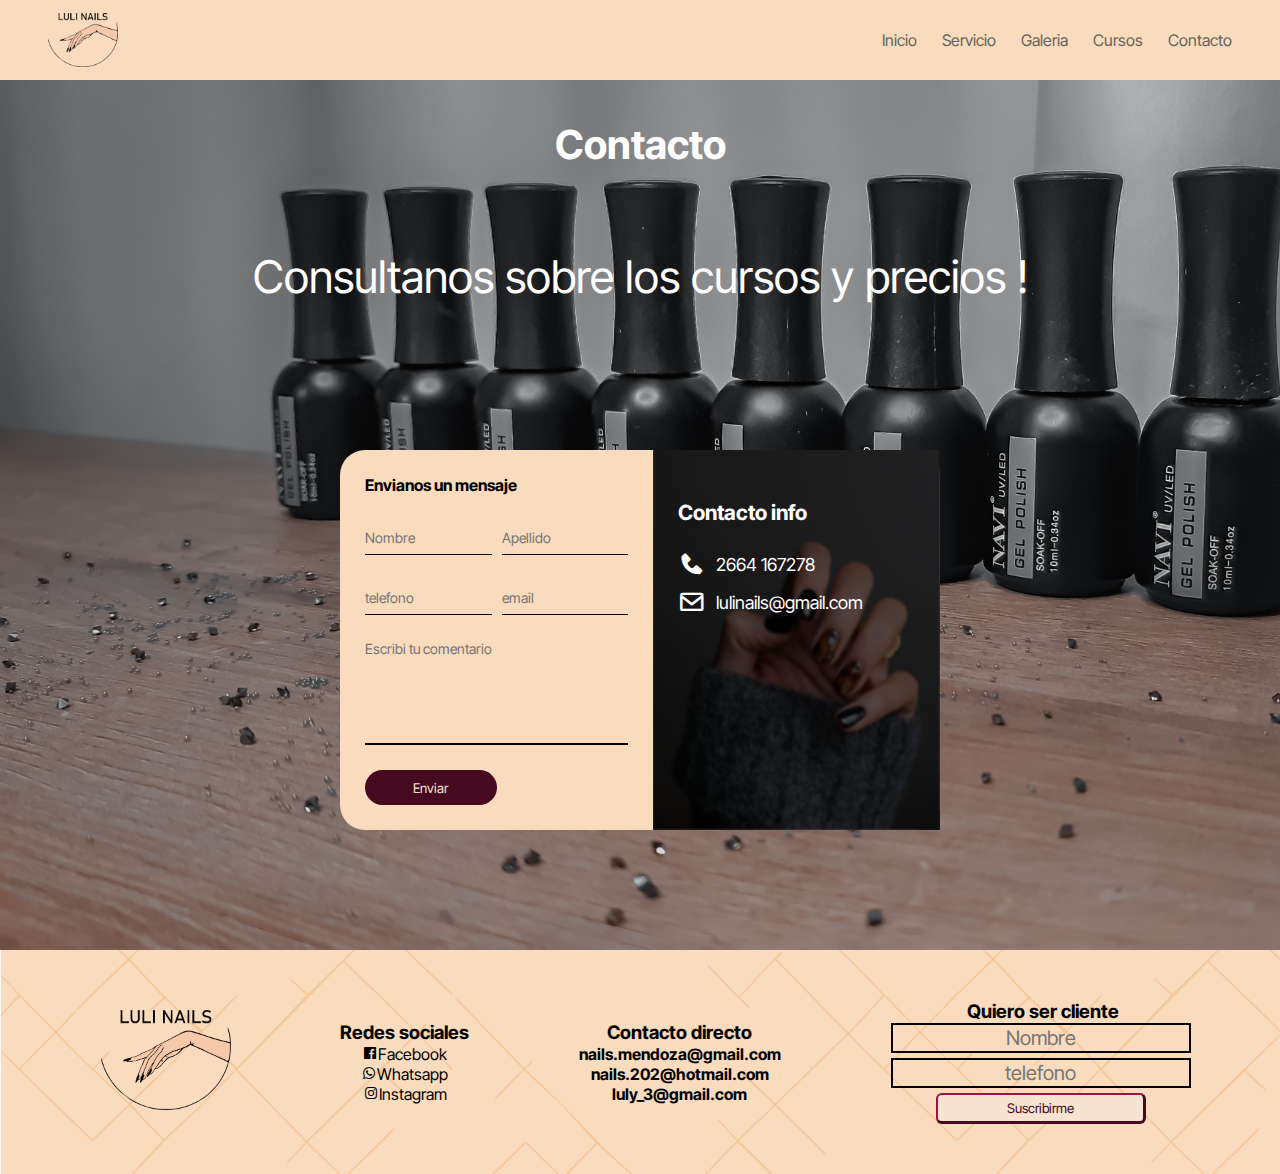
<file: pages/contacto.html>
<!DOCTYPE html>
<html lang="en">

<head>
  <meta charset="UTF-8" />
  <meta http-equiv="X-UA-Compatible" content="IE=edge" />
  <meta name="viewport" content="width=device-width, initial-scale=1.0" />
  <link href="https://unpkg.com/boxicons@2.1.4/css/boxicons.min.css" rel="stylesheet" />
  <meta name="description"
    content="contactanos por asesoria, compras por mayor o menos. consultas y/o obtener un turno">
  <meta name="keywords" content="nails, uñas, estetica femenina, manicura rusa, capping, soft gel, manos, mujer,
  belleza, semipermanente,">
  <link rel="stylesheet" href="../css/styles.css" />
  <title>Contacto</title>
</head>

<body>
  <header class="header">
    <div class="container">
      <h1 class="logo">
        <img src="../image/logo.png" alt="nails" />
      </h1>
      <label for="btn-menu"><i class="bx bx-menu"></i></label>
      <input type="checkbox" id="btn-menu" />

      <nav class="nav">
        <ul class="nav_list">
          <li class="nav_link"><a href="../index.html">Inicio</a></li>
          <li class="nav_link"><a href="./servicios.html">Servicio</a></li>
          <li class="nav_link"><a href="./galeria.html">Galeria</a></li>
          <li class="nav_link"><a href="./cursos.html">Cursos</a></li>
          <li class="nav_link"><a href="./contacto.html">Contacto</a></li>
        </ul>
      </nav>
    </div>
  </header>
  <!-- FIN DEL HEADER -->

  <div class="hero__contacto">
    <div class="container">
      <h2>Contacto</h2>
      <p>Consultanos sobre los cursos y precios !</p>
    </div>
  </div>
  <section class="contacto">
    <div class="container">
      <div class="form__container">
        <form action="" class="form__contacto">
          <h4>Envianos un mensaje</h4>
          <div class="nombre">
            <input type="text" placeholder="Nombre" />
            <input type="text" placeholder="Apellido" />
          </div>

          <div class="datos">
            <input type="text" placeholder="telefono" />
            <input type="text" placeholder="email" />
          </div>
          <textarea name="textarea" id="" placeholder="Escribi tu comentario"></textarea>
          <button type="submit">Enviar</button>
        </form>
        <div class="contacto__info">
          <img src="../image/mano.jpg" alt="" class="fondo__contactoinfo" />
          <div class="info__texto">
            <h4>Contacto info</h4>
            <ul>
              <li><i class="bx bxs-phone"></i>2664 167278</li>
              <li><i class="bx bx-envelope"></i>lulinails@gmail.com</li>

            </ul>
          </div>
        </div>
      </div>
    </div>
    </div>
  </section>

  <!-- FOOTER -->

  <footer class="footer">
    <div class="container">
      <div class="footer__logo">
        <img src="../image/logo.png" alt="logo-nails" />
      </div>
      <div class="footer__redes">
        <h3>Redes sociales</h3>
        <ul>
          <li>
            <a href="https://www.facebook.com/magicnails.mza" target="_blank" class="redes-item"><i
                class="bx bxl-facebook-square"></i>Facebook</a>
          </li>
          <li>
            <a href="https://walink.co/de93aa" target="_blank" class="redes-item"><i
                class="bx bxl-whatsapp"></i>Whatsapp</a>
          </li>
          <li>
            <a href="https://www.instagram.com/luli.nails___/" target="_blank" class="redes-item"><i
                class="bx bxl-instagram"></i>Instagram</a>
          </li>
        </ul>
      </div>
      <div class="footer__contacto">
        <h3>Contacto directo</h3>
        <h4>nails.mendoza@gmail.com</h4>
        <h4>nails.202@hotmail.com</h4>
        <h4>luly_3@gmail.com</h4>
      </div>
      <div class="footer__registro">
        <h3>Quiero ser cliente</h3>
        <div class="footer_form">
          <input type="text" placeholder="Nombre">
          <input type="text" placeholder="telefono" />
          <button type="submit">Suscribirme</button>
        </div>
      </div>
    </div>
  </footer>
</body>

</html>
</file>
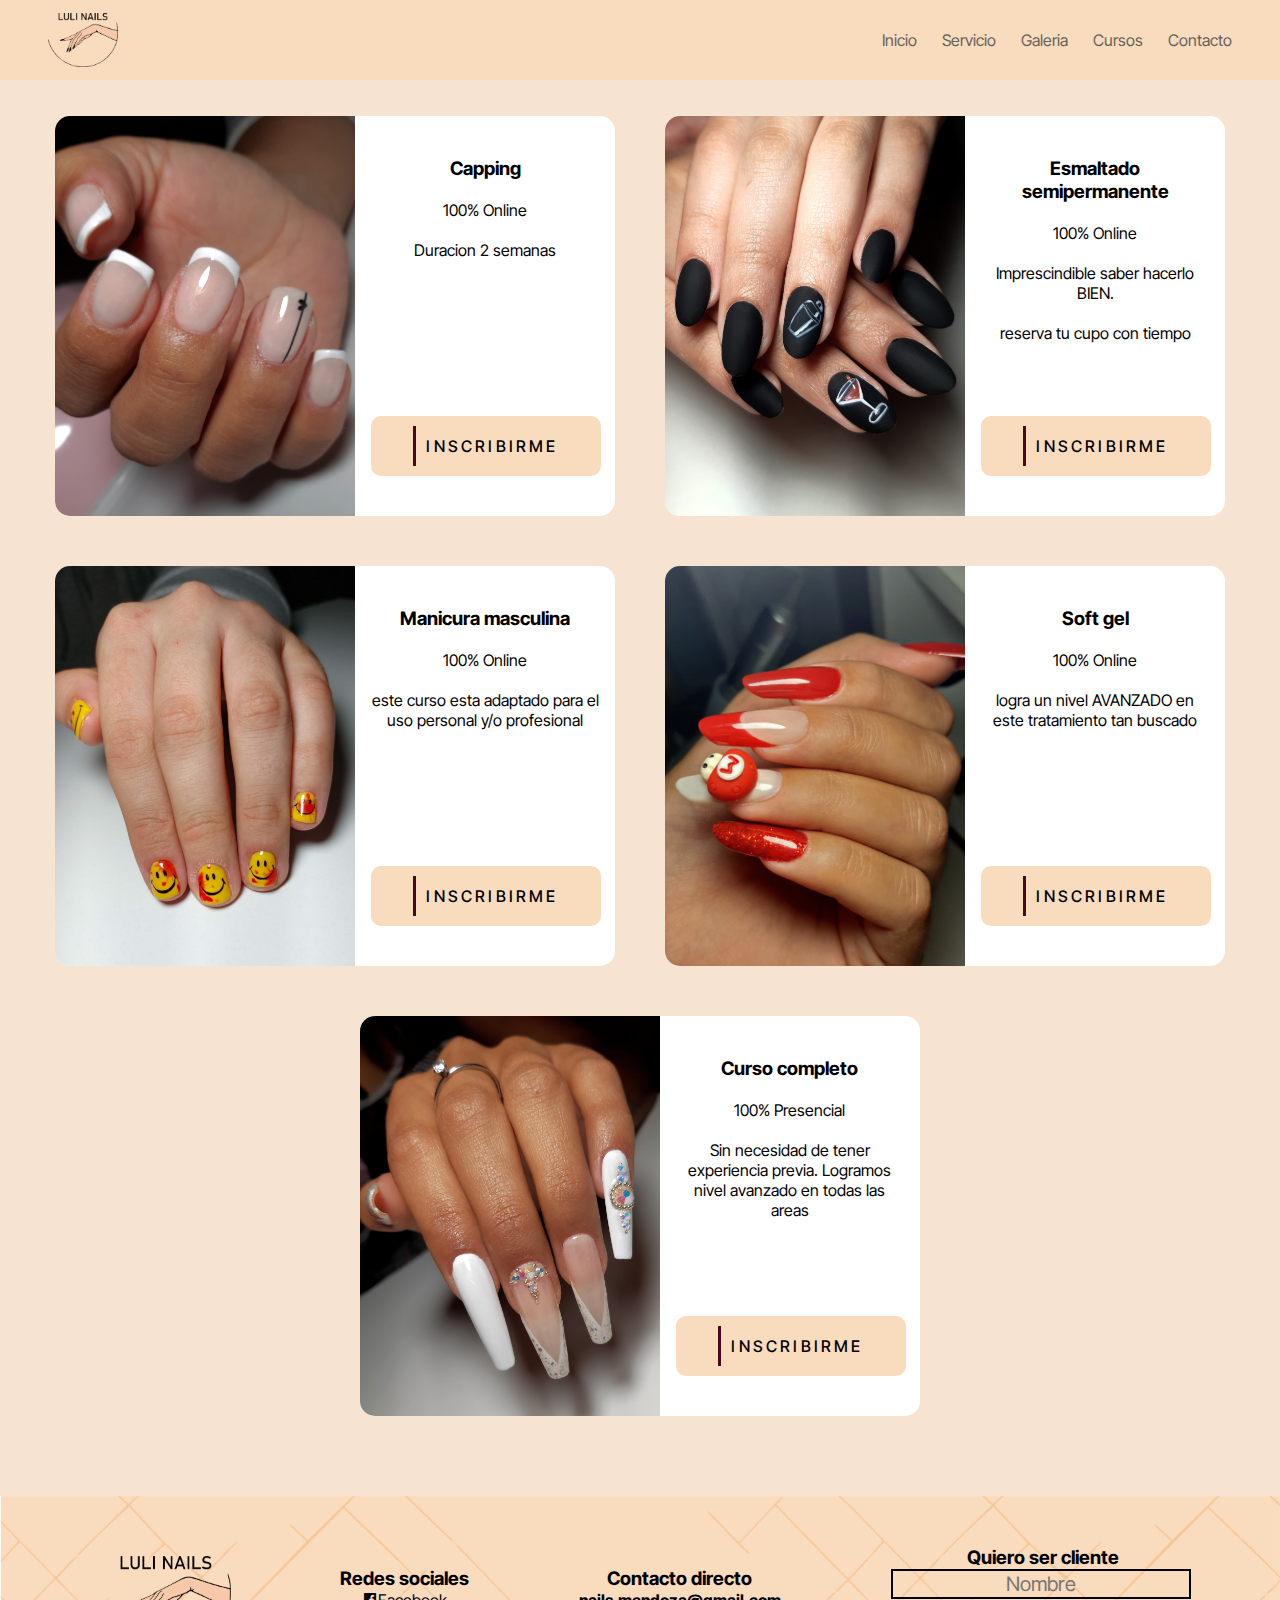
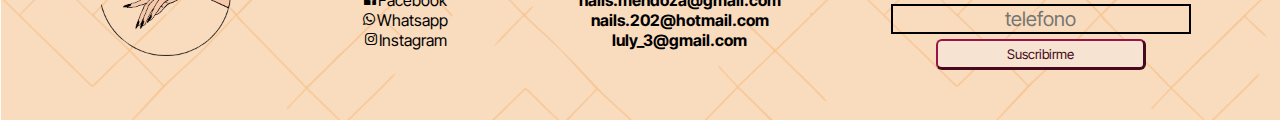
<file: pages/cursos.html>
<!DOCTYPE html>
<html lang="en">

<head>
  <meta charset="UTF-8">
  <meta http-equiv="X-UA-Compatible" content="IE=edge">
  <meta name="viewport" content="width=device-width, initial-scale=1.0">
  <link href='https://unpkg.com/boxicons@2.1.4/css/boxicons.min.css' rel='stylesheet'>
  <meta name="description"
    content="capacitamos desde cero, sin experiencia previa, tanto a mujeres como hombres de cualquier edad">
  <meta name="keywords" content="nails, uñas, cursos, capacitaciones, uso persona, uso profesional, estetica femenina, manicura rusa, capping, soft gel, manos, mujer,
    belleza, semipermanente,">
  <link rel="stylesheet" href="../css/styles.css">
  <title>Cursos</title>
</head>

<body>

  <!-- HEADER -->

  <header class="header">
    <div class="container">
      <h1 class="logo">
        <img src="../image/logo.png" alt="nails">
      </h1>
      <label for="btn-menu"><i class='bx bx-menu'></i></label>
      <input type="checkbox" id="btn-menu">

      <nav class="nav">
        <ul class="nav_list">
          <li class="nav_link"><a href="../index.html">Inicio</a></li>
          <li class="nav_link"><a href="./servicios.html">Servicio</a></li>
          <li class="nav_link"><a href="./galeria.html">Galeria</a></li>
          <li class="nav_link"><a href="./cursos.html">Cursos</a></li>
          <li class="nav_link"><a href="./contacto.html">Contacto</a></li>
        </ul>
      </nav>
    </div>
  </header>


  <!-- SECTION -->

  <section class="cursos">
    <h2>Cursos</h2>
    <div class="container">
      <div class="cursos__card">
        <img src="../image/Capping/Picsart_22-09-18_15-22-37-436.jpg" alt="curso manicura rusa" />
        <div class="card__info">
          <h3>Capping</h3>
          <p>100% Online</p>
          <p>
            Duracion 2 semanas
          </p>
          <a href="#"><i></i><span>Inscribirme</span></a>
        </div>
      </div>

      <div class="cursos__card">
        <img src="../image/Esmaltado semi permanente/PicsArt_03-27-02.39.29.jpg" alt="curso Esmaltado semipermanente" />
        <div class="card__info">
          <h3>Esmaltado semipermanente</h3>
          <p>100% Online</p>
          <p>
            Imprescindible saber hacerlo BIEN.
          </p>
          <p>reserva tu cupo con tiempo</p>
          <a href="#"><i></i><span>Inscribirme</span></a>
        </div>
      </div>

      <div class="cursos__card">
        <img src="../image/Manicura masculina/Picsart_22-06-20_20-17-58-807.jpg" alt="curso manicura masculina" />
        <div class="card__info">
          <h3>Manicura masculina</h3>
          <p>100% Online</p>
          <p>
            este curso esta adaptado para el uso personal y/o profesional
          </p>
          <a href="#"><i></i><span>Inscribirme</span></a>
        </div>
      </div>

      <div class="cursos__card">
        <img src="../image/Soft gel/PicsArt_03-13-09.52.33.jpg" alt="" />
        <div class="card__info">
          <h3>Soft gel</h3>
          <p>100% Online</p>
          <p>
            logra un nivel AVANZADO en este tratamiento tan buscado
          </p>
          <a href="#"><i></i><span>Inscribirme</span></a>
        </div>
      </div>

      <div class="cursos__card">
        <img src="../image/Soft gel/Picsart_22-09-26_18-34-45-787.jpg" alt="Curso completo manicura" />
        <div class="card__info">
          <h3>Curso completo</h3>
          <p>100% Presencial</p>
          <p>
            Sin necesidad de tener experiencia previa. Logramos nivel avanzado en todas las areas
          </p>
          <a href="#"><i></i><span>Inscribirme</span></a>
        </div>
      </div>
    </div>

  </section>



  <!-- FOOTER -->
  <footer class="footer">
    <div class="container">
      <div class="footer__logo">
        <img src="../image/logo.png" alt="logo-nails" />
      </div>
      <div class="footer__redes">
        <h3>Redes sociales</h3>
        <ul>
          <li>
            <a href="https://www.facebook.com/magicnails.mza" target="_blank" class="redes-item"><i
                class="bx bxl-facebook-square"></i>Facebook</a>
          </li>
          <li>
            <a href="https://walink.co/de93aa" target="_blank" class="redes-item"><i
                class="bx bxl-whatsapp"></i>Whatsapp</a>
          </li>
          <li>
            <a href="https://www.instagram.com/luli.nails___/" target="_blank" class="redes-item"><i
                class="bx bxl-instagram"></i>Instagram</a>
          </li>
        </ul>
      </div>
      <div class="footer__contacto">
        <h3>Contacto directo</h3>
        <h4>nails.mendoza@gmail.com</h4>
        <h4>nails.202@hotmail.com</h4>
        <h4>luly_3@gmail.com</h4>
      </div>
      <div class="footer__registro">
        <h3>Quiero ser cliente</h3>
        <div class="footer_form">
          <input type="text" placeholder="Nombre">
          <input type="text" placeholder="telefono" />
          <button type="submit">Suscribirme</button>
        </div>
      </div>
    </div>
  </footer>
</body>

</html>
</file>
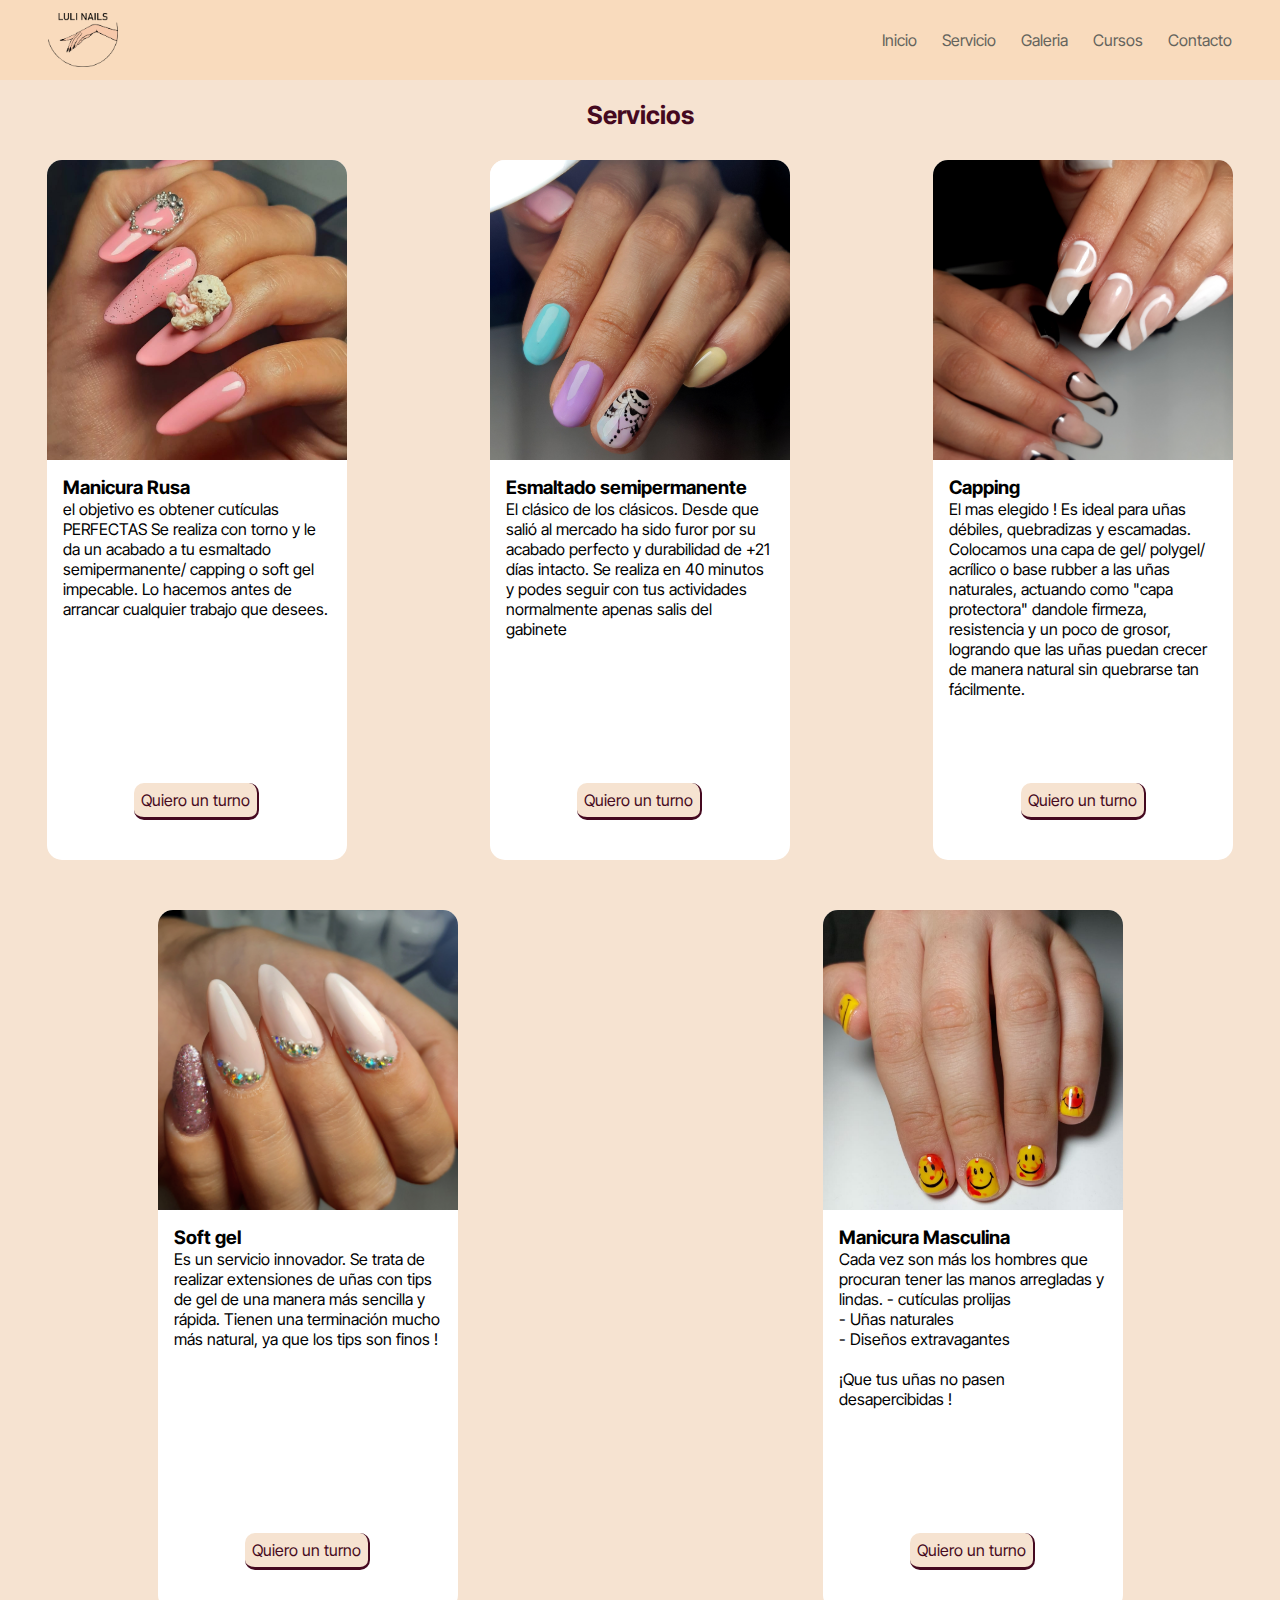
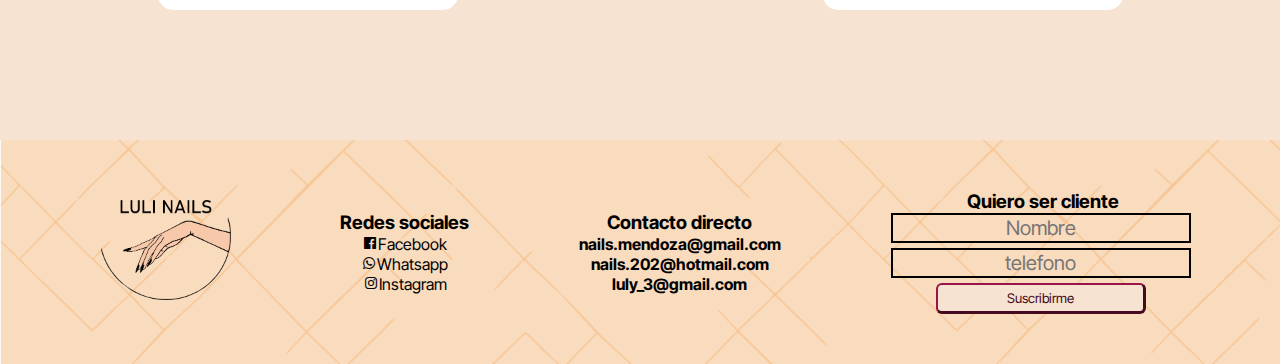
<file: pages/servicios.html>
<!DOCTYPE html>
<html lang="en">

<head>
  <meta charset="UTF-8">
  <meta http-equiv="X-UA-Compatible" content="IE=edge">
  <meta name="viewport" content="width=device-width, initial-scale=1.0">
  <link href='https://unpkg.com/boxicons@2.1.4/css/boxicons.min.css' rel='stylesheet'>
  <meta name="description"
    content="todo para tus manos, desde manicura rusa hasta soft gel realizado por profesionales, turnos online">
  <meta name="keywords" content="nails, servicios, cuidado estetico, uñas, estetica femenina, manicura rusa, capping, soft gel, manos, mujer,
    belleza, semipermanente,">
  <link rel="stylesheet" href="../css/styles.css">
  <title>Servicios</title>
</head>

<body>
  <header class="header">
    <div class="container">
      <h1 class="logo">
        <img src="../image/logo.png" alt="nails">
      </h1>
      <label for="btn-menu"><i class='bx bx-menu'></i></label>
      <input type="checkbox" id="btn-menu">

      <nav class="nav">
        <ul class="nav_list">
          <li class="nav_link"><a href="../index.html">Inicio</a></li>
          <li class="nav_link"><a href="./servicios.html">Servicio</a></li>
          <li class="nav_link"><a href="./galeria.html">Galeria</a></li>
          <li class="nav_link"><a href="./cursos.html">Cursos</a></li>
          <li class="nav_link"><a href="./contacto.html">Contacto</a></li>
        </ul>
      </nav>
    </div>
  </header>


  <section class="servicios">
    <h2>Servicios</h2>
    <div class="container">
      <div class="card">
        <img src="../image/img 10.jpeg" alt="servicio_nails">
        <div class="card__info">
          <h3>Manicura Rusa</h3>
          <p>el objetivo es obtener cutículas PERFECTAS Se realiza con torno y le da un acabado a tu esmaltado
            semipermanente/ capping o soft gel impecable.
            Lo hacemos antes de arrancar cualquier trabajo que desees.
          </p>
        </div>

        <a href="#" class="button">Quiero un turno</a>
      </div>

      <div class="card">
        <img src="../image/Esmaltado semi permanente/PicsArt_02-10-11.30.53.jpg" alt="servicio_nails">
        <div class="card__info">
          <h3>Esmaltado semipermanente</h3>
          <p>El clásico de los clásicos. Desde que salió al mercado ha sido furor por su acabado perfecto y
            durabilidad de +21 días intacto.
            Se realiza en 40 minutos y podes seguir con tus actividades normalmente apenas salis del
            gabinete </p>
        </div>

        <a href="#" class="button">Quiero un turno</a>
      </div>

      <div class="card">
        <img src="../image/Capping/PicsArt_04-04-03.26.28.jpg" alt="servicio_nails">
        <div class="card__info">
          <h3>Capping</h3>
          <p>El mas elegido !
            Es ideal para uñas débiles, quebradizas y escamadas.
            Colocamos una capa de gel/ polygel/ acrílico o base rubber a las uñas naturales,
            actuando como "capa protectora" dandole firmeza, resistencia y un poco
            de grosor, logrando que las uñas puedan
            crecer de manera natural sin quebrarse tan fácilmente.
          </p>
        </div>

        <a href="#" class="button">Quiero un turno</a>
      </div>

      <div class="card">
        <img src="../image/Soft gel/PicsArt_01-31-06.23.34.jpg" alt="servicio_nails">
        <div class="card__info">
          <h3>Soft gel</h3>
          <p>Es un servicio innovador. Se trata de realizar extensiones
            de uñas con tips de gel de una manera más sencilla y rápida.
            Tienen una terminación mucho más natural,
            ya que los tips son finos !
          </p>
        </div>

        <a href="#" class="button">Quiero un turno</a>
      </div>

      <div class="card">
        <img src="../image/Manicura masculina/Picsart_22-06-20_20-17-58-807.jpg" alt="servicio_nails">
        <div class="card__info">
          <h3>Manicura Masculina</h3>
          <p>Cada vez son más los hombres que procuran tener las manos arregladas y lindas.
            - cutículas prolijas <br>
            - Uñas naturales <br>
            - Diseños extravagantes <br>
            <br>
            ¡Que tus uñas no pasen desapercibidas !
          </p>
        </div>

        <a href="#" class="button">Quiero un turno</a>
      </div>
    </div>
  </section>





  <footer class="footer">
    <div class="container">
      <div class="footer__logo">
        <img src="../image/logo.png" alt="" />
      </div>
      <div class="footer__redes">
        <h3>Redes sociales</h3>
        <ul>
          <li>
            <a href="https://www.facebook.com/magicnails.mza" target="_blank" class="redes-item"><i
                class="bx bxl-facebook-square"></i>Facebook</a>
          </li>
          <li>
            <a href="https://walink.co/de93aa" target="_blank" class="redes-item"><i
                class="bx bxl-whatsapp"></i>Whatsapp</a>
          </li>
          <li>
            <a href="https://www.instagram.com/luli.nails___/" target="_blank" class="redes-item"><i
                class="bx bxl-instagram"></i>Instagram</a>
          </li>
        </ul>
      </div>
      <div class="footer__contacto">
        <h3>Contacto directo</h3>
        <h4>nails.mendoza@gmail.com</h4>
        <h4>nails.202@hotmail.com</h4>
        <h4>luly_3@gmail.com</h4>
      </div>
      <div class="footer__registro">
        <h3>Quiero ser cliente</h3>
        <div class="footer_form">
          <input type="text" placeholder="Nombre">
          <input type="text" placeholder="telefono" />
          <button type="submit">Suscribirme</button>
        </div>
      </div>
    </div>
  </footer>
</body>

</html>
</file>
<file: css/styles.css>
@import url("https://fonts.googleapis.com/css2?family=Inter+Tight:ital,wght@0,100;0,200;0,300;0,400;0,500;0,600;0,700;0,800;0,900;1,100;1,200;1,300;1,400;1,500;1,600;1,700;1,800;1,900&display=swap");
.card {
  width: 300px;
  height: 500px;
  background-color: white;
  border-radius: 15px;
  display: flex;
  flex-direction: column;
  align-items: center;
  overflow: hidden;
  position: relative;
}
.card .card__info {
  padding: 1em;
}
.card img {
  width: 100%;
  height: 300px;
  object-fit: cover;
}
.card a {
  margin: auto;
  position: absolute;
  bottom: 2.5em;
}

* {
  margin: 0;
  padding: 0;
  box-sizing: border-box;
  text-decoration: none;
  list-style: none;
  color: black;
  font-family: "Inter Tight", sans-serif;
}

.header {
  background-color: #F9DBBD;
  z-index: 2;
  width: 100%;
  position: fixed;
  top: 0;
}
.header .container {
  max-width: 1920px;
  margin: auto;
  display: flex;
  justify-content: space-between;
  align-items: center;
  height: 80px;
  background-color: #F9DBBD;
  padding: 0.4em 3em;
}
.header .container .logo {
  display: flex;
  align-content: center;
  align-items: center;
}
.header .container h1 img {
  width: 70px;
}
.header .container .bx {
  font-size: 60px;
  color: #450920;
  display: none;
}
.header .container #btn-menu {
  display: none;
}
.header .container .nav .nav_list {
  display: flex;
  gap: 25px;
}
.header .container .nav .nav_list .nav_link a {
  color: #64635c;
}
@media (max-width: 650px) {
  .header .container {
    display: flex;
    justify-content: space-between;
    max-width: 650px;
  }
  .header .container .bx {
    display: flex;
    font-size: 40px;
  }
  .header .container #btn-menu {
    display: none;
  }
  .header .container #btn-menu:checked ~ .nav {
    transform: translateX(-150px);
  }
  .header .container .nav {
    position: absolute;
    top: 70px;
    z-index: 1;
    right: -150px;
    transition: all 0.9s ease;
    background-color: #F9DBBD;
  }
  .header .container .nav .nav_list {
    flex-direction: column;
    width: 150px;
    padding: 25px;
  }
}

.main {
  background-image: url(../image/Fondo/fondo-12.JPG);
  background-size: cover;
  height: 670px;
  display: flex;
  flex-direction: column;
  justify-content: center;
  align-items: center;
}
.main h1 {
  position: relative;
  top: -2rem;
  color: #f6e3d1;
}
.main .container form {
  background-color: #F9DBBD;
  height: 350px;
  width: 450px;
  padding: 25px;
  display: flex;
  flex-direction: column;
  text-align: center;
  border-radius: 25px;
  justify-content: space-around;
  box-shadow: 2px 2px 8px 1px rgb(238, 223, 7);
  -webkit-box-shadow: 2px 2px 18px 1px rgb(24, 24, 22);
}
.main .container form h3 {
  font-weight: 200;
}
.main .container form input {
  border: none;
  background-color: #F9DBBD;
  border-bottom: 1.5px solid #450920;
}
.main .container form button {
  padding: 0.5em 0;
  border-radius: 50px;
  width: 200px;
  left: 50%;
  border: none;
  background-color: #450920;
  color: white;
}
.main .container form button:hover {
  padding: 10px;
  background: #F9DBBD;
  transition: all 0.6s;
  font-size: 20px;
  color: #450920;
  box-shadow: 0px 2px 38px 1px #450920;
  -webkit-box-shadow: 0px 12px 38px 1px #450920;
}

@media (max-width: 650px) {
  .main h1 {
    font-size: 30px;
  }
  .main .container {
    display: flex;
    justify-content: center;
  }
  .main .container .form__index {
    max-width: 300px;
    display: flex;
    flex-direction: column;
    align-items: center;
  }
  .main .container .form__index button {
    width: 130px;
    height: 40px;
  }
}
.servicios {
  background-color: #f6e3d1;
  background-size: cover;
  padding: 100px 0;
}
.servicios h2 {
  text-align: center;
  color: #450920;
  font-size: 25px;
}
.servicios .container {
  margin: 30px auto;
  max-width: 1300px;
  justify-content: space-around;
  flex-flow: row wrap;
  display: flex;
  gap: 50px;
}
.servicios .container .card {
  height: 700px;
}
.servicios .button {
  background-color: #f6e3d1;
  color: #450920;
  border-radius: 10px;
  padding: 7px;
  border-bottom: 3px solid #450920;
  border-right: 2px solid #450920;
}
.servicios .button:hover {
  padding: 7.8px;
}

.cursos {
  background-color: #f6e3d1;
  background-size: cover;
  padding: 30px 0;
}
.cursos h2 {
  text-align: center;
  color: #450920;
  font-size: 30px;
}
.cursos .container {
  display: flex;
  margin: 50px auto;
  max-width: 1300px;
  text-align: center;
  justify-content: center;
  flex-flow: row wrap;
  display: flex;
  gap: 50px;
}
.cursos .container .cursos__card {
  width: 300px;
  height: 500px;
  background-color: white;
  border-radius: 15px;
  display: flex;
  flex-direction: column;
  align-items: center;
  overflow: hidden;
  position: relative;
  width: 560px;
  display: flex;
  height: 400px;
  flex-direction: row;
}
.cursos .container .cursos__card .card__info {
  padding: 1em;
}
.cursos .container .cursos__card img {
  width: 100%;
  height: 300px;
  object-fit: cover;
}
.cursos .container .cursos__card a {
  margin: auto;
  position: absolute;
  bottom: 2.5em;
}
.cursos .container .cursos__card img {
  height: 100%;
}
.cursos .container .cursos__card .card__info {
  display: flex;
  flex-direction: column;
  width: 100%;
  gap: 20px;
  align-self: center;
  display: flex;
  height: 350px;
  justify-content: flex-start;
}
.cursos .container .cursos__card .card__info a {
  position: absolute;
  width: 230px;
  height: 60px;
  text-align: initial;
  background-color: #F9DBBD;
  border-radius: 10px;
  display: flex;
  justify-content: center;
  align-items: center;
  gap: 10px;
  color: #450920;
  text-decoration: none;
  letter-spacing: 0.2em;
  font-size: 1em;
  text-transform: uppercase;
  font-weight: 500;
}
.cursos .container .cursos__card .card__info a::before {
  content: "";
  position: absolute;
  height: 100%;
  width: 100%;
  border-radius: 10px;
  background: #cdb69f;
  transform: scaleX(0);
  transition: transform 0.9s ease-in-out;
  transform-origin: right;
}
.cursos .container .cursos__card .card__info a:hover::before {
  transform: scaleX(1);
  transform-origin: left;
}
.cursos .container .cursos__card .card__info a span {
  display: inline-block;
  z-index: 1;
  transition: 0.5s ease-in-out;
}
.cursos .container .cursos__card .card__info a:hover span {
  color: #F9DBBD;
}
.cursos .container .cursos__card .card__info a i {
  position: relative;
  display: inline-block;
  width: 3px;
  height: 40px;
  background: #450920;
  transition: 0.5s, width 1s, height 0.5s;
  transition-delay: 0s, 0.5s, 1s;
}
.cursos .container .cursos__card .card__info a:hover i {
  width: 30px;
  height: 1px;
  background: #F9DBBD;
  transition-delay: 0s, 1s, 0.5s;
}
.cursos .container .cursos__card .card__info a i::before {
  content: "";
  position: absolute;
  top: 0.5px;
  right: 0;
  width: 50%;
  height: 2px;
  background: transparent;
  rotate: 0;
  transform-origin: right;
  transition: 1s;
}
.cursos .container .cursos__card .card__info a:hover i::before {
  background: #F9DBBD;
  rotate: 45deg;
  transition-delay: 0.5s;
}
.cursos .container .cursos__card .card__info a i::after {
  content: "";
  position: absolute;
  top: -0.5px;
  right: 0;
  width: 50%;
  height: 2px;
  background: transparent;
  rotate: 0;
  transform-origin: right;
  transition: 0.5s;
}
.cursos .container .cursos__card .card__info a:hover i::after {
  background: #F9DBBD;
  rotate: -45deg;
  transition-delay: 1s;
}
.cursos .container .cursos__card .card__info a:hover {
  padding: 18px;
  transition: all 0.5s;
}
@media (max-width: 600px) {
  .cursos .container {
    max-width: 550px;
    display: flex;
    justify-content: center;
  }
  .cursos .container .cursos__card {
    display: flex;
    flex-direction: column;
    width: 300px;
    height: 650px;
    align-self: center;
  }
  .cursos .container .cursos__card .card__info {
    display: flex;
    flex-direction: column;
    width: 100%;
    text-align: center;
    gap: 13px;
    align-items: center;
    display: flex;
    height: 350px;
    justify-content: flex-start;
  }
  .cursos .container .cursos__card img {
    height: 300px;
  }
}

.hero__contacto {
  background-image: url(../image/Fondo/fondo-11.JPG);
  background-size: cover;
}
.hero__contacto .container {
  max-width: 100%;
  display: flex;
  align-items: center;
  flex-direction: column;
  justify-content: flex-start;
  padding: 50px 0;
  height: 950px;
}
.hero__contacto .container p {
  color: white;
  margin: 10px auto;
  font-size: 45px;
  font-weight: 200px;
}
.hero__contacto .container h2 {
  color: white;
  margin: 70px auto;
  font-size: 40px;
  font-weight: 200px;
}
@media (max-width: 600px) {
  .hero__contacto .container p {
    text-align: center;
    width: 300px;
  }
}

.contacto {
  position: relative;
}
.contacto .container .form__container {
  background-color: #F9DBBD;
  position: absolute;
  display: flex;
  border-radius: 25px;
  top: -500px;
  right: calc(50% - 300px);
  margin: auto;
  width: 600px;
  height: 380px;
}
.contacto .container .form__container .form__contacto {
  display: flex;
  flex-direction: column;
  gap: 25px;
  padding: 25px;
  width: 100%;
}
.contacto .container .form__container .form__contacto .nombre {
  display: flex;
  gap: 10px;
}
.contacto .container .form__container .form__contacto .datos {
  display: flex;
  gap: 10px;
}
.contacto .container .form__container .form__contacto input {
  background-color: #F9DBBD;
  border: none;
  border-bottom: 1px solid black;
  width: 100%;
  gap: 15px;
  height: 35px;
  font-size: 14px;
  outline: none;
}
.contacto .container .form__container .form__contacto textarea {
  background-color: #F9DBBD;
  border: none;
  height: 500px;
  resize: none;
  font-size: 14px;
  border-bottom: 2px solid black;
  outline: none;
}
.contacto .container .form__container .form__contacto button {
  border: none;
  background-color: #450920;
  color: #f6e3d1;
  padding: 0.7em;
  border-radius: 50px;
  width: 50%;
  justify-self: flex-end;
  margin-right: auto;
  align-self: flex-end;
}
.contacto .container .form__container .contacto__info {
  position: relative;
  background-size: cover;
  width: 100%;
  overflow: hidden;
}
.contacto .container .form__container .contacto__info .fondo__contactoinfo {
  width: 100%;
  position: absolute;
  z-index: 0;
  bottom: 0;
  filter: blur(1px);
}
.contacto .container .form__container .contacto__info .info__texto {
  position: absolute;
  width: 100%;
  gap: 25px;
  padding: 50px 25px;
  flex-direction: column;
  display: flex;
  height: 100%;
  z-index: 2;
  background-color: rgba(0, 0, 0, 0.662);
}
.contacto .container .form__container .contacto__info .info__texto h4 {
  font-size: 21px;
}
.contacto .container .form__container .contacto__info .info__texto ul {
  display: flex;
  flex-direction: column;
  gap: 10px;
}
.contacto .container .form__container .contacto__info .info__texto ul li {
  display: flex;
  gap: 10px;
  align-items: center;
  font-size: 18px;
}
.contacto .container .form__container .contacto__info .info__texto ul li .bx {
  font-size: 28px;
}
.contacto .container .form__container .contacto__info .info__texto li,
.contacto .container .form__container .contacto__info .info__texto h4,
.contacto .container .form__container .contacto__info .info__texto i {
  color: white;
}
.contacto .container .form__container .contacto__info .info__texto .contacto__icons {
  display: flex;
  justify-content: space-between;
  width: 60%;
}
.contacto .container .form__container .contacto__info .info__texto .contacto__icons .bx {
  font-size: 30px;
}
@media (max-width: 600px) {
  .contacto .container .form__container {
    flex-direction: column;
    border-radius: 25px;
    width: 300px;
    position: absolute;
    right: calc(50% - 150px);
    height: 400px;
    top: -500px;
  }
  .contacto .container .form__container .form__contacto {
    width: 100%;
  }
  .contacto .container .form__container textarea {
    height: 120px !important;
  }
  .contacto .container .form__container .contacto__info {
    display: none;
  }
}

@media (max-width: 800px) {
  .hero__contacto .container {
    display: flex;
    flex-direction: column;
    justify-content: flex-start;
    padding: 50px 20px;
    height: 750px;
    text-align: center;
  }
  .hero__contacto .container p {
    font-size: 35px;
    font-weight: 200px;
  }
  .hero__contacto .container h2 {
    font-size: 30px;
    font-weight: 200px;
  }
}
.galeria {
  background-color: #cdb69f;
}
.galeria .galeriaCarrousel {
  display: block;
  justify-content: flex-end;
}

.img_carrousel {
  margin: 30px auto;
  display: flex;
  width: 90%;
  position: relative;
  align-items: center;
  justify-content: space-between;
  margin: 20px auto;
}
.img_carrousel h1 {
  font-size: 70px;
  color: #450920;
  font-family: "Inter Tight", sans-serif;
  text-align: center;
}
.img_carrousel .carousel {
  display: flex;
  justify-content: space-between;
  width: 400px;
  border: 7px solid #F9DBBD;
  display: flex;
}
.img_carrousel .carousel img {
  width: 400px;
}

@media (min-width: 650px) and (max-width: 870px) {
  .galeriaCarrousel {
    display: block;
    max-width: 850px;
  }
  .galeriaCarrousel .img_carrousel {
    display: block;
    align-items: center;
    justify-content: center;
    margin: 12px auto;
  }
  .galeriaCarrousel .img_carrousel h1 {
    font-size: 30px;
    margin: 0;
    padding: 0;
    text-align: center;
    color: #450920;
    font-family: "Inter Tight", sans-serif;
  }
  .galeriaCarrousel .carousel {
    display: flex;
    justify-content: center;
    width: 500px;
    margin: 10px auto;
    border: 2px solid #cdb69f;
    display: flex;
  }
  .galeriaCarrousel .carousel img {
    width: 500px;
  }
}
@media (max-width: 650px) {
  .galeriaCarrousel {
    display: block;
    max-width: 600px;
  }
  .galeriaCarrousel .img_carrousel {
    display: block;
    position: relative;
    align-items: center;
    justify-content: space-around;
    margin: 10px auto;
  }
  .galeriaCarrousel .img_carrousel h1 {
    font-size: 25px;
    margin: 0;
    padding: 0;
    text-align: center;
    color: #450920;
    font-family: "Inter Tight", sans-serif;
  }
  .galeriaCarrousel .carousel {
    display: flex;
    justify-content: space-evenly;
    width: 300px;
    margin: 10px auto;
    border: 2px solid #cdb69f;
    display: block;
  }
  .galeriaCarrousel .carousel img {
    width: 300px;
  }
}
.footer {
  background-image: url(../image/Fondo/footer.png);
  background-size: cover;
}
.footer .container {
  max-width: 1440px;
  padding: 50px 0;
  margin: auto;
  display: flex;
  justify-content: space-evenly;
  align-items: center;
  gap: 25px;
}
.footer .container div {
  text-align: center;
}
.footer .container .footer__logo img {
  width: 130px;
  margin-left: 1em;
}
.footer .container .footer__registro .footer_form {
  margin-right: 0.3em;
  display: flex;
  flex-direction: column;
  justify-content: center;
  align-items: center;
  gap: 5px;
}
.footer .container .footer__registro .footer_form input {
  background-color: #F9DBBD;
  background: transparent;
  color: #450920;
  font-size: 20px;
  text-align: center;
  height: 30px;
  border: 2px solid black;
}
.footer .container .footer__registro button {
  width: 70%;
  background-color: #f6e3d1;
  border-color: #450920;
  border-right: 3.7px solid #450920;
  border-bottom: 3.2px solid #450920;
  color: #450920;
  border-radius: 6px;
  padding: 5px;
}
@media (max-width: 870px) {
  .footer .container {
    max-width: 80%;
    display: block;
  }
  .footer .container .footer__registro {
    justify-content: center;
    display: block;
  }
  .footer .container .footer__registro .footer_form {
    display: flex;
    align-items: center;
  }
}
@media (max-width: 680px) {
  .footer {
    padding: 50px;
  }
  .footer .container {
    max-width: 350px;
    margin: auto;
    display: flex;
    flex-direction: column;
    align-items: center;
    gap: 25px;
  }
  .footer .container .footer__registro .footer_form {
    display: flex;
    align-items: center;
  }
  .footer .container div {
    text-align: center;
  }
  .footer .container .footer__logo img {
    width: 100px;
  }
  .footer .container .footer__registro .footer_form {
    display: flex;
    flex-direction: column;
    justify-content: center;
    gap: 5px;
  }
  .footer .container .footer__registro .footer_form input {
    background-color: #f6e3d1;
    color: #450920;
    border: 2px solid black;
  }
  .footer .container .footer__registro button {
    width: 60%;
    background-color: #f6e3d1;
    border-color: #450920;
    border-right: 3.7px solid #450920;
    border-bottom: 3.2px solid #450920;
    color: #450920;
    border-radius: 6px;
    padding: 5px;
  }
}

/*# sourceMappingURL=styles.css.map */
</file>
